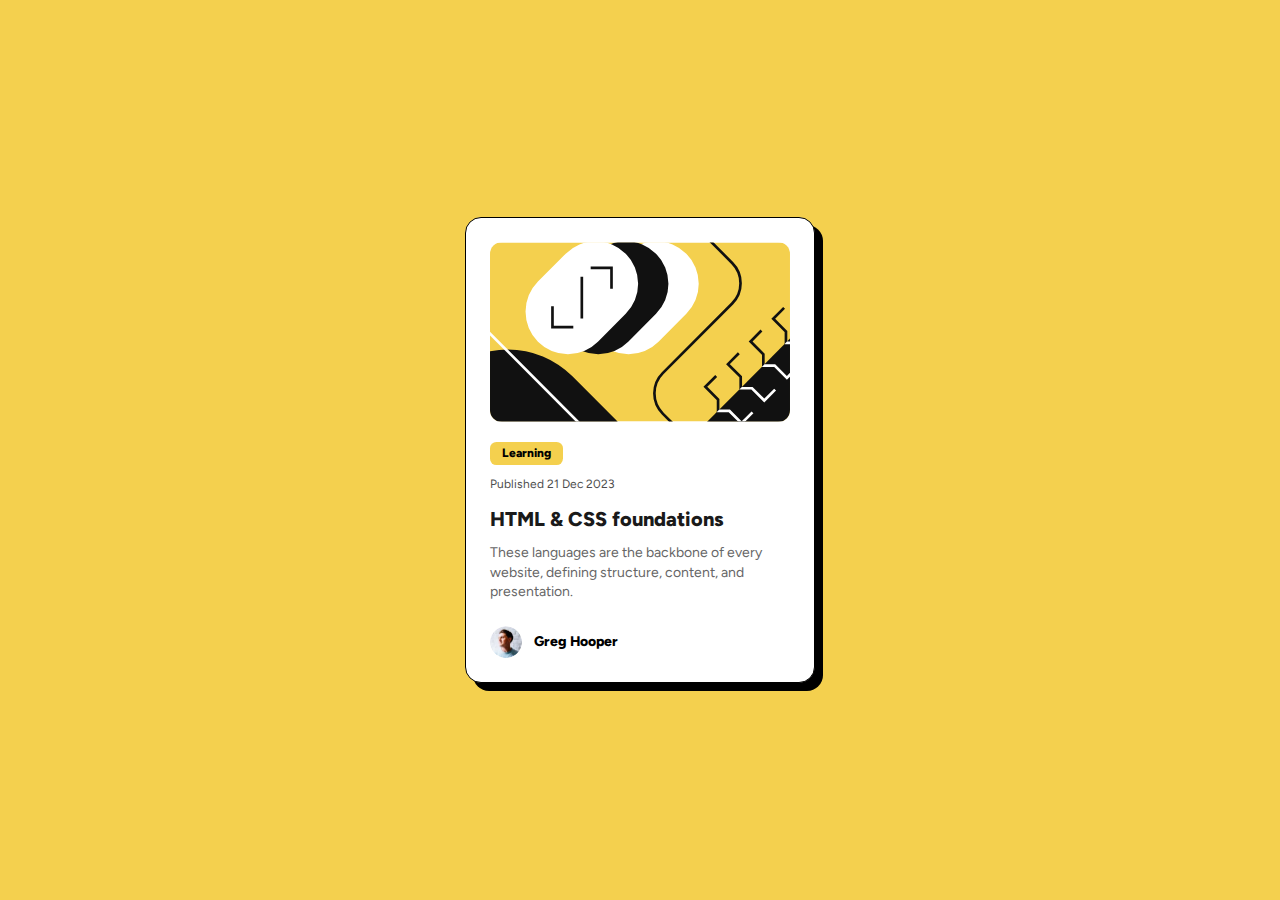
<file: blog-preview-card-main/index.html>
<!DOCTYPE html>
<html lang="en">
  <head>
    <meta charset="UTF-8" />
    <meta name="viewport" content="width=device-width, initial-scale=1.0" />
    <link
      rel="icon"
      type="image/png"
      sizes="32x32"
      href="./assets/images/favicon-32x32.png"
    />
    <title>Frontend Mentor | Blog preview card</title>
    <link
      href="https://fonts.googleapis.com/css2?family=Figtree:wght@600;800&display=swap"
      rel="stylesheet"
    />

    <style>
      * {
        box-sizing: border-box;
        margin: 0;
        padding: 0;
      }

      body {
        font-family: "Figtree", sans-serif;
        background-color: hsl(47, 88%, 63%);
        display: flex;
        justify-content: center;
        align-items: center;
        height: 100vh;
        padding: 1rem;
      }

      .card {
        background-color: white;
        border: 1px solid black;
        border-radius: 1rem;
        padding: 1.5rem;
        max-width: 350px;
        box-shadow: 8px 8px 0px black;
      }

      .card img.featured {
        width: 100%;
        border-radius: 0.75rem;
        margin-bottom: 1rem;
      }

      .tag {
        background-color: hsl(47, 88%, 63%);
        display: inline-block;
        font-weight: 800;
        font-size: 0.75rem;
        padding: 0.3rem 0.75rem;
        border-radius: 0.4rem;
        margin-bottom: 0.75rem;
      }

      .date {
        font-size: 0.75rem;
        color: hsl(0, 0%, 30%);
        margin-bottom: 1rem;
      }

      .title {
        font-size: 1.25rem;
        font-weight: 800;
        color: hsl(0, 0%, 10%);
        margin-bottom: 0.75rem;
        text-decoration: none;
        display: inline-block;
      }

      .title:hover,
      .title:focus {
        color: hsl(47, 88%, 63%);
        cursor: pointer;
      }

      .description {
        font-size: 0.875rem;
        color: hsl(0, 0%, 40%);
        margin-bottom: 1.5rem;
        line-height: 1.4;
      }

      .author {
        display: flex;
        align-items: center;
        gap: 0.75rem;
      }

      .author img {
        width: 32px;
        height: 32px;
        border-radius: 50%;
      }

      .author-name {
        font-size: 0.875rem;
        font-weight: 800;
      }

      .attribution {
        font-size: 11px;
        text-align: center;
        margin-top: 2rem;
      }

      .attribution a {
        color: hsl(228, 45%, 44%);
      }

      @media (max-width: 375px) {
        .card {
          padding: 1rem;
        }
      }
    </style>
  </head>
  <body>
    <article class="card">
      <img
        src="./assets/images/illustration-article.svg"
        alt="Article illustration"
        class="featured"
      />

      <span class="tag">Learning</span>

      <p class="date">Published 21 Dec 2023</p>

      <a href="#" class="title">HTML & CSS foundations</a>

      <p class="description">
        These languages are the backbone of every website, defining structure,
        content, and presentation.
      </p>

      <div class="author">
        <img src="./assets/images/image-avatar.webp" alt="Greg Hooper" />
        <span class="author-name">Greg Hooper</span>
      </div>
    </article>
    </div>
  </body>
</html>
</file>
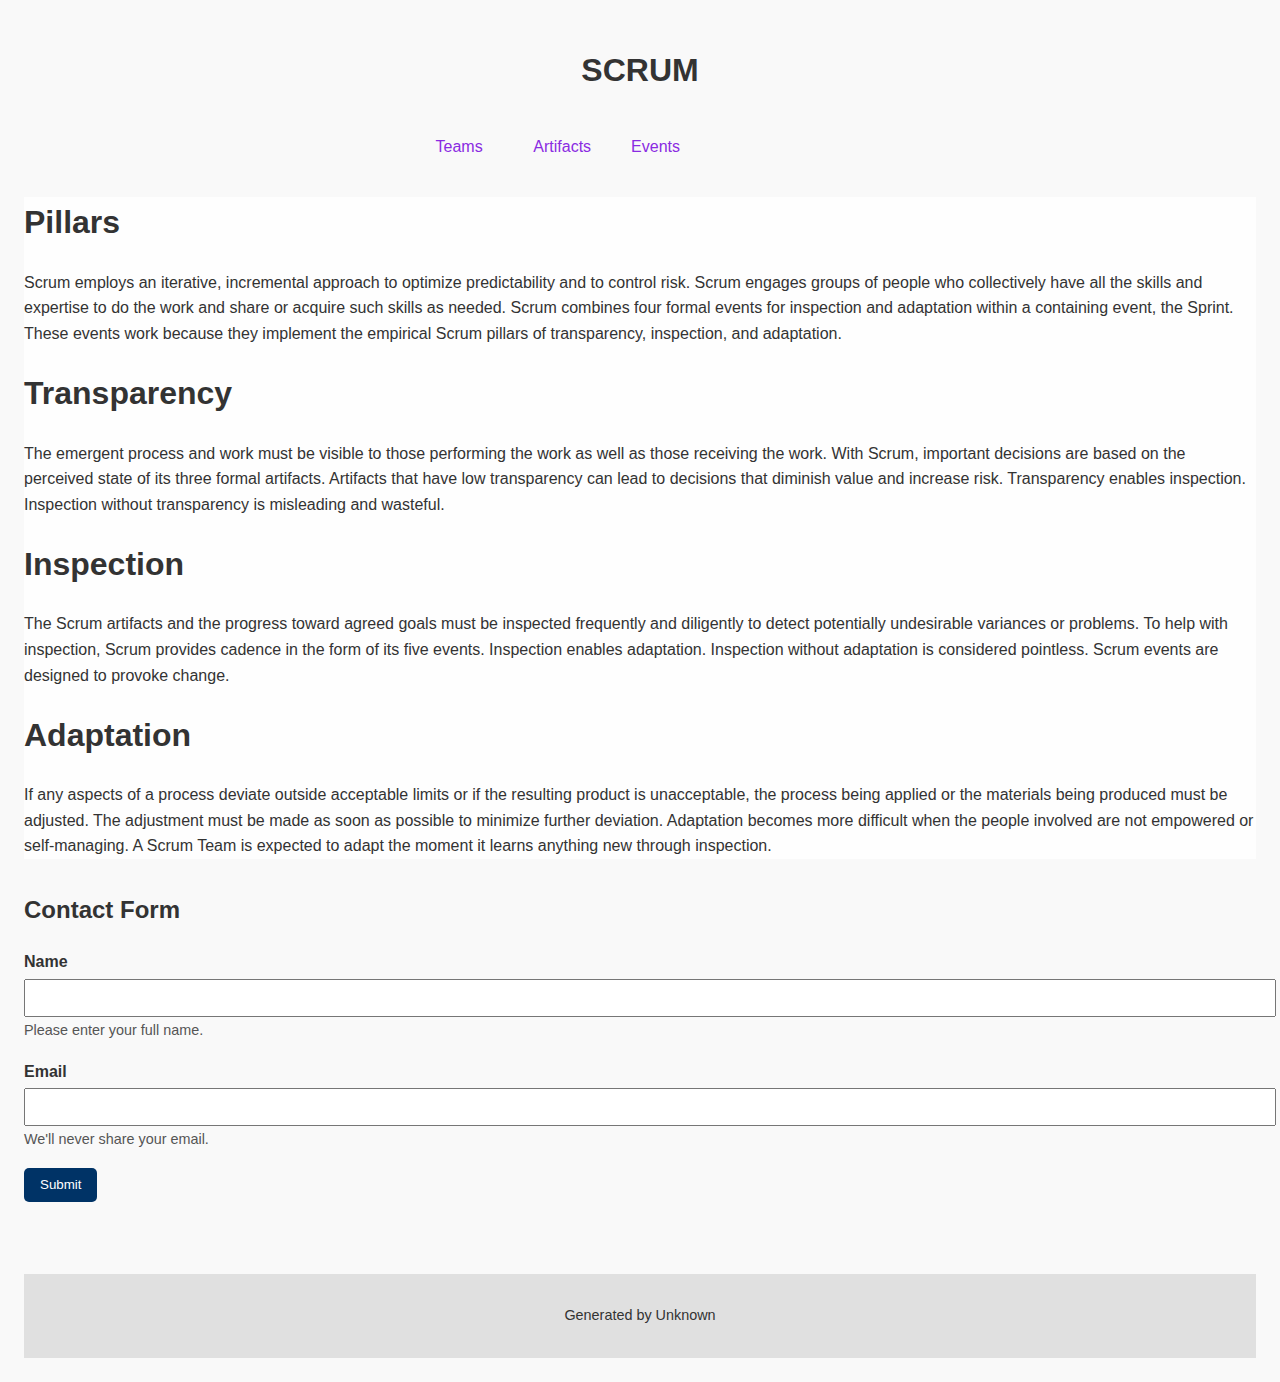
<file: sba2/index.html>
<!DOCTYPE html>
<html lang="en">
<head>
    <meta charset="UTF-8">
    <meta name="viewport" content="width=device-width, initial-scale=1.0">
    <title>Scrum</title>
    <link rel="stylesheet" href="style.css">
</head>
<body>
    <header class="head">
        <h1 id="scrum">SCRUM</h1>
        <nav class="nav">
            <section  class="list">  
                <ul  id="teams" class="items" ><span>Teams</span>
                <li><a href="#"class="ll">Developers</a></li>
                <li ><a href="#"class="ll">Product Owner</a></li>
                <li ><a href="#" class="ll">Scurm Master</a></li>
            </ul>
            <ul  id="artifacts" class="items" ><span>Artifacts</span>
                <li><a href="#" class="ll">Product Backlog</a></li>
                <li ><a href="#" class="ll">Sprint Backlog</a></li>
                <li ><a href="#" class="ll">Increment</a></li>
            </ul>
            <ul  id="events" class="items" ><span>Events</span>
                <li  ><a href="#"  class="ll">The Sprint</a></li>
                <li ><a href="#"  class="ll">Sprint Planning</a></li>
                <li ><a href="#"  class="ll">Daily Scrum</a></li>
                <li ><a href="#" class="ll">Sprint Review</a></li>
                <li ><a href="#"class="ll">Sprint Retrospective</a></li>
            </ul></section>
        </nav>
    </header>


    <main class="main">
    <div class="container"><section class="" id="Scrum">
        <h1 class="title">Pillars</h1>
        <article>
            
            <p>
                Scrum employs an iterative, incremental approach to optimize predictability and to control risk. Scrum engages groups of people who collectively have all the skills and expertise to do the work and share or acquire such skills as needed. Scrum combines four formal events for inspection and adaptation within a containing event, the Sprint. These events work because they implement the empirical Scrum pillars of transparency, inspection, and adaptation.
            </p>
        </article>
            <article><h1>Transparency</h1><p>The emergent process and work must be visible to those performing the work as well as those receiving the work. With Scrum, important decisions are based on the perceived state of its three formal artifacts. Artifacts that have low transparency can lead to decisions that diminish value and increase risk. Transparency enables inspection. Inspection without transparency is misleading and wasteful.</p></article>
        
        <article><h1>Inspection</h1><p>The Scrum artifacts and the progress toward agreed goals must be inspected frequently and diligently to detect potentially undesirable variances or problems. To help with inspection, Scrum provides cadence in the form of its five events. Inspection enables adaptation. Inspection without adaptation is considered pointless. Scrum events are designed to provoke change.</p></article>
        </article>
        <article><h1>Adaptation</h1><p>If any aspects of a process deviate outside acceptable limits or if the resulting product is unacceptable, the process being applied or the materials being produced must be adjusted. The adjustment must be made as soon as possible to minimize further deviation. Adaptation becomes more difficult when the people involved are not empowered or self-managing. A Scrum Team is expected to adapt the moment it learns anything new through inspection.</p></article>
    
    </section></div>
    <section class="form-section">
        <h2>Contact Form</h2>
        <form aria-labelledby="contact-form">
          <div>
            <label for="name">Name</label>
            <input type="text" id="name" required aria-describedby="name-help">
            <span id="name-help" class="help-text">Please enter your full name.</span>
          </div>
          <div>
            <label for="email">Email</label>
            <input type="email" id="email" required aria-describedby="email-help">
            <span id="email-help" class="help-text">We'll never share your email.</span>
          </div>
          <button type="submit">Submit</button>
          <p class="status" aria-live="polite"></p>
        </form>
      </section>
</main>
</body>
<footer>
    <p>Generated by Unknown</p>
</footer>
</html>
</file>
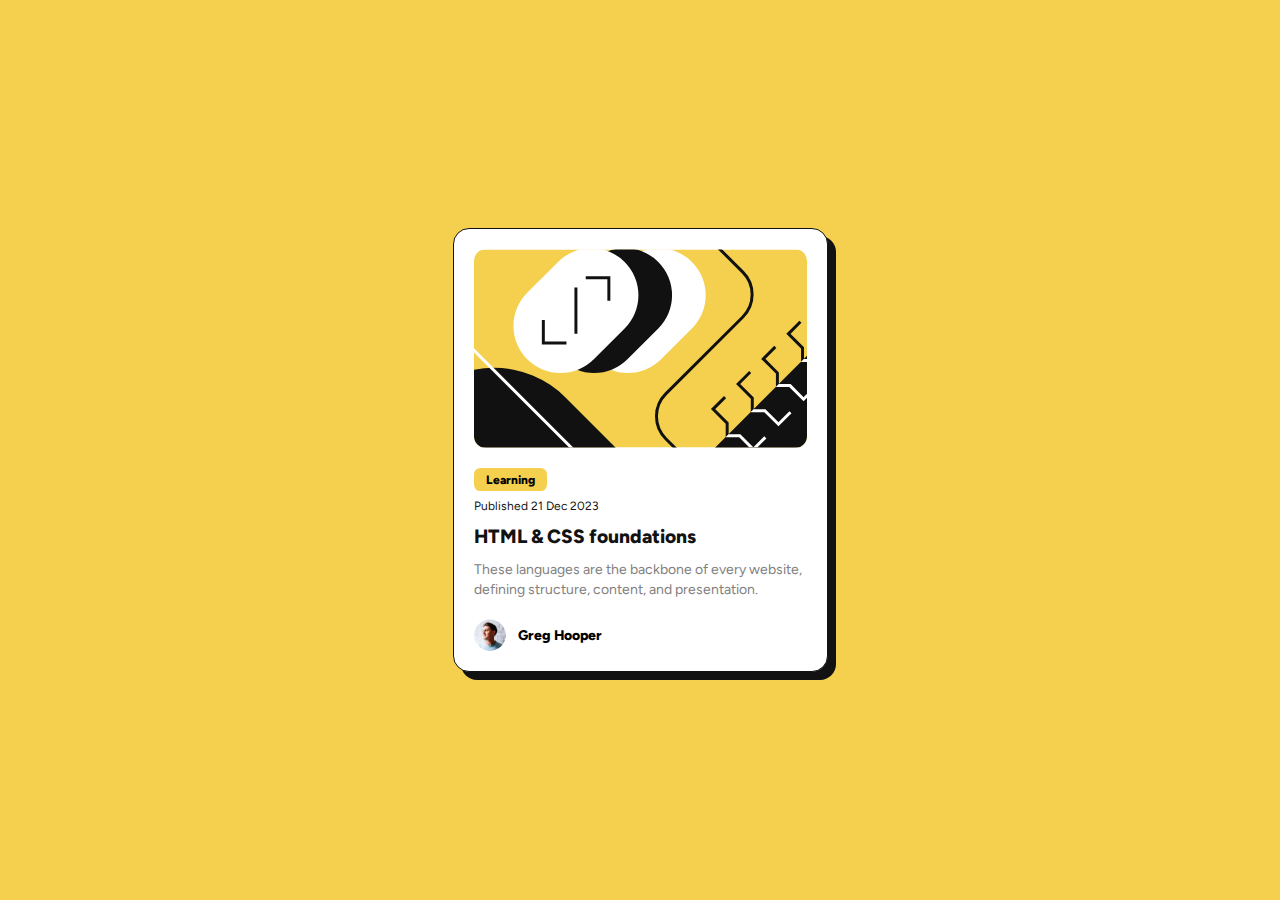
<file: blog-preview-card-main/active.html>
<!DOCTYPE html>
<html lang="en">
  <head>
    <meta charset="UTF-8" />
    <meta name="viewport" content="width=device-width, initial-scale=1.0" />
    <link
      rel="icon"
      type="image/png"
      sizes="32x32"
      href="./assets/images/favicon-32x32.png"
    />
    <title>Frontend Mentor | Blog preview card (Mobile)</title>

    <!-- Google Fonts -->
    <link
      href="https://fonts.googleapis.com/css2?family=Figtree:wght@600;800&display=swap"
      rel="stylesheet"
    />

    <style>
      :root {
        --yellow: hsl(47, 88%, 63%);
        --white: hsl(0, 0%, 100%);
        --grey: hsl(0, 0%, 50%);
        --black: hsl(0, 0%, 7%);
      }

      * {
        box-sizing: border-box;
        margin: 0;
        padding: 0;
      }

      body {
        font-family: "Figtree", sans-serif;
        background-color: var(--yellow);
        min-height: 100vh;
        display: flex;
        justify-content: center;
        align-items: center;
        padding: 1.25rem;
      }

      .card {
        background-color: var(--white);
        border: 1px solid var(--black);
        border-radius: 1rem;
        padding: 1.25rem;
        max-width: 325px;
        box-shadow: 8px 8px 0 var(--black);
      }

      .featured {
        width: 100%;
        border-radius: 0.75rem;
        margin-bottom: 1rem;
      }

      .tag {
        background-color: var(--yellow);
        font-weight: 800;
        font-size: 0.75rem;
        padding: 0.3rem 0.75rem;
        border-radius: 0.4rem;
        margin-bottom: 0.5rem;
        display: inline-block;
      }

      .date {
        font-size: 0.75rem;
        color: var(--black);
        margin-bottom: 0.75rem;
      }

      .title {
        font-size: 1.2rem;
        font-weight: 800;
        color: var(--black);
        text-decoration: none;
        display: inline-block;
        margin-bottom: 0.75rem;
      }

      .title:hover,
      .title:focus {
        color: var(--yellow);
        cursor: pointer;
      }

      .description {
        font-size: 0.875rem;
        color: var(--grey);
        margin-bottom: 1.25rem;
        line-height: 1.4;
      }

      .author {
        display: flex;
        align-items: center;
        gap: 0.75rem;
      }

      .author img {
        width: 32px;
        height: 32px;
        border-radius: 50%;
      }

      .author-name {
        font-size: 0.875rem;
        font-weight: 800;
      }

      .attribution {
        font-size: 11px;
        text-align: center;
        margin-top: 2rem;
      }

      .attribution a {
        color: hsl(228, 45%, 44%);
      }

      /* Optional: Slight scale-up on larger screens */
      @media (min-width: 480px) {
        .card {
          max-width: 375px;
        }
      }
    </style>
  </head>
  <body>
    <main class="card">
      <img
        src="./assets/images/illustration-article.svg"
        alt="Article visual"
        class="featured"
      />

      <span class="tag">Learning</span>

      <p class="date">Published 21 Dec 2023</p>

      <a href="#" class="title">HTML & CSS foundations</a>

      <p class="description">
        These languages are the backbone of every website, defining structure,
        content, and presentation.
      </p>

      <div class="author">
        <img src="./assets/images/image-avatar.webp" alt="Greg Hooper" />
        <span class="author-name">Greg Hooper</span>
      </div>
    </main>
  </body>
</html>
</file>
<file: sba2/style.css>
body {
  font-family: Arial, sans-serif;
  line-height: 1.6;
  padding: 1rem;
  background: #f9f9f9;
  color: #333;
}

.head {
  display: flex;
  flex-direction: column;
  justify-content: center;
  align-items: center;
}
#scrum {
  text-align: center;
  color: #333;
  font-weight: bolder;
}

.list {
  display: grid;
  grid-template-columns: 1fr 1fr 3fr;
  color: blueviolet;
}
.ll {
  text-decoration: none;
}
ul li {
  display: none;
}
ul:hover li {
  display: block;
}
.container {
  background-image: url("https://miro.medium.com/v2/resize:fit:1400/1*EQaXLONM-SSKcwTobimH7g.png");
  background-size: 100% 100%;
  background-color: rgb(255, 255, 255, 0.85);
  background-blend-mode: lighten;
}

footer {
  text-align: center;
  margin-top: 2rem;
  padding: 1rem;
  background: #e0e0e0;
  font-size: 0.9rem;
}

@media (max-width: 1024px) {
  #scrum {
    font-size: 1.5rem;
  }

  .ll {
    font-size: 1rem;
  }
}

@media (max-width: 600px) {
  .items {
    flex-direction: column;
    width: 100%;
    margin-top: 1rem;
    gap: 0.5rem;
  }

  .main {
    grid-template-columns: 1fr;
  }

  #scrum {
    font-size: 1.2rem;
  }

  .ll {
    font-size: 0.95rem;
  }
}
.form-section {
  grid-column: span 3;
  margin-top: 2rem;
}

form div {
  margin-bottom: 1rem;
}

label {
  display: block;
  margin-bottom: 0.25rem;
  font-weight: bold;
}

input {
  width: 100%;
  padding: 0.5rem;
  font-size: 1rem;
}

button {
  background-color: #003366;
  color: white;
  padding: 0.6rem 1rem;
  border: none;
  border-radius: 5px;
  cursor: pointer;
}

button:focus {
  outline: 3px dashed #ffcc00;
  outline-offset: 2px;
}

.help-text {
  font-size: 0.9rem;
  color: #555;
}

.status {
  margin-top: 1rem;
  min-height: 1.5rem;
  font-weight: bold;
}
</file>
